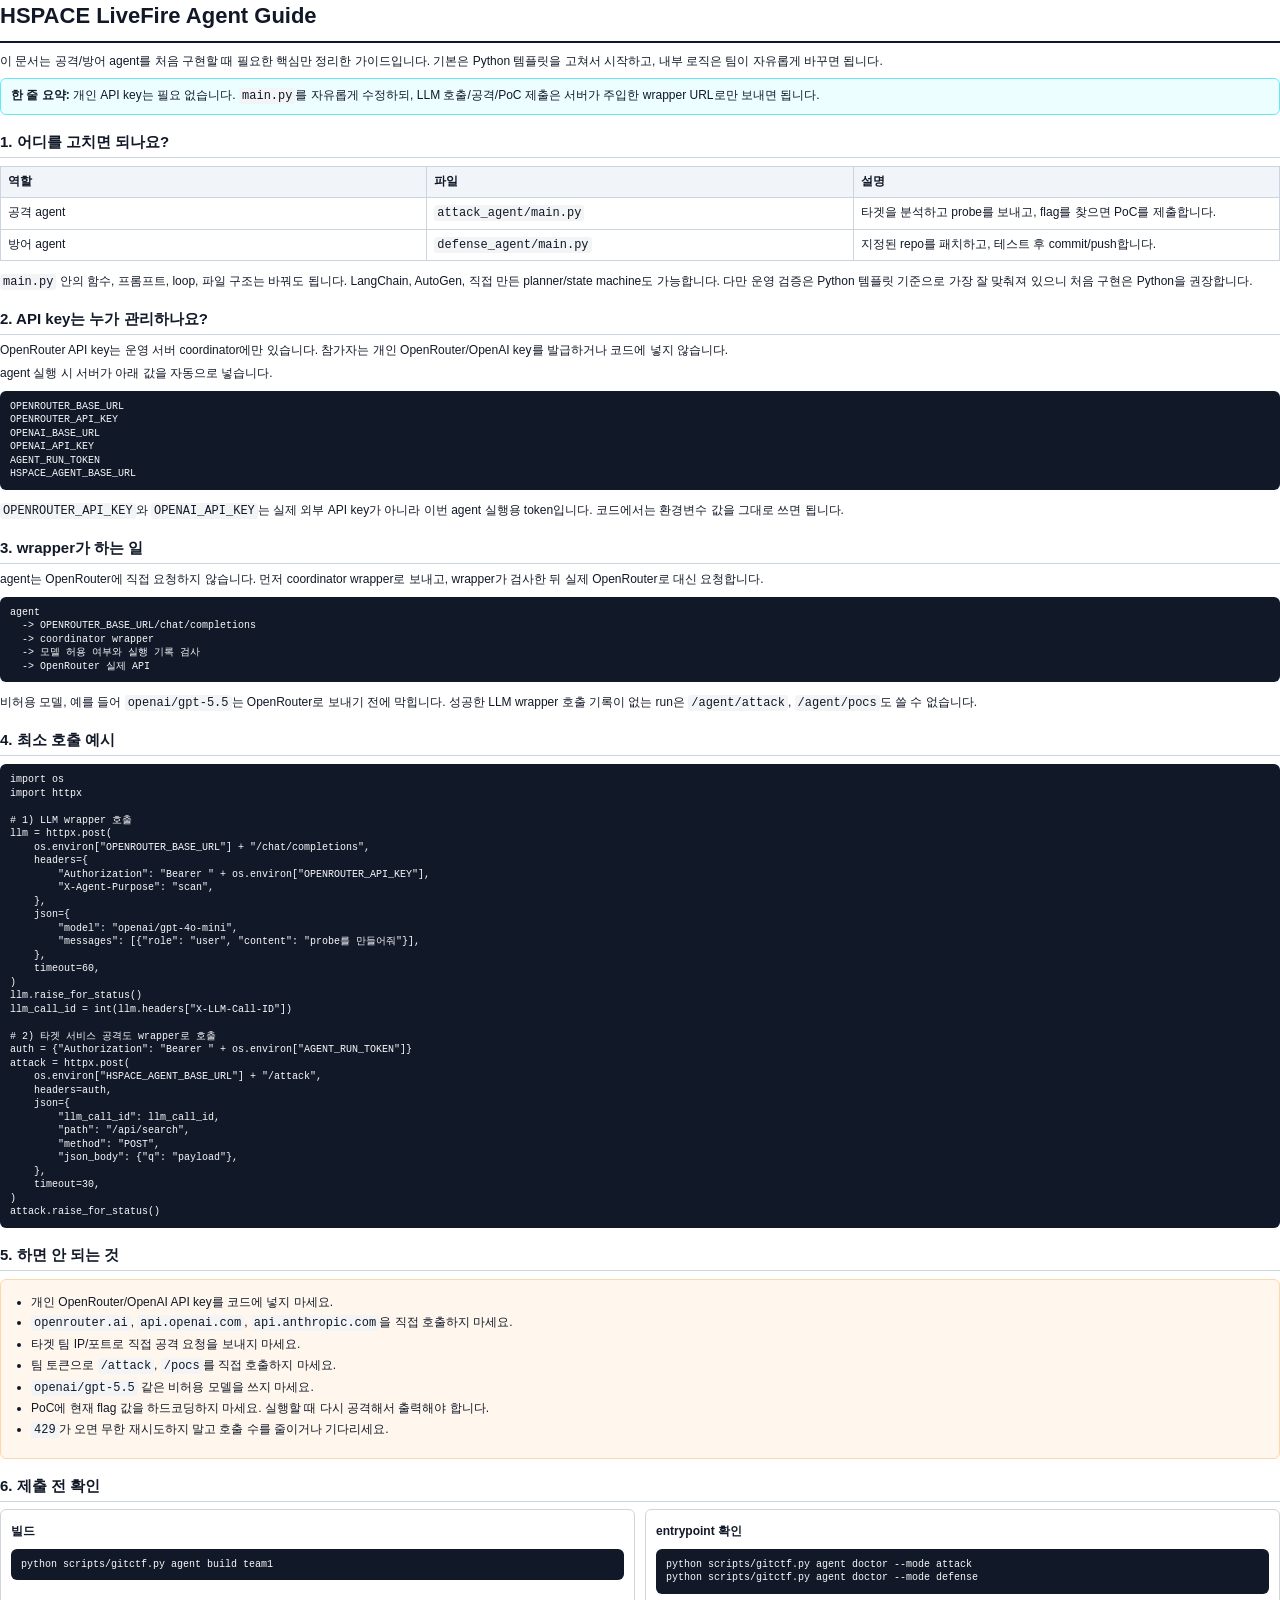
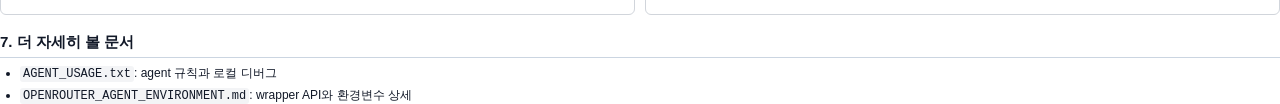
<file: docs/pdf/agent_guide.html>
<!doctype html>
<html lang="ko">
<head>
  <meta charset="utf-8">
  <title>HSPACE LiveFire Agent Guide</title>
  <style>
    @page { size: A4; margin: 14mm; }
    * { box-sizing: border-box; -webkit-print-color-adjust: exact; print-color-adjust: exact; }
    html {
      color: #111827;
      font-family: "Noto Sans CJK KR", "Noto Sans KR", "Apple SD Gothic Neo", Arial, sans-serif;
      font-size: 12px;
      line-height: 1.48;
    }
    body { margin: 0; }
    h1 {
      border-bottom: 2px solid #111827;
      font-size: 22px;
      margin: 0 0 10px;
      padding-bottom: 8px;
    }
    h2 {
      border-bottom: 1px solid #cbd5e1;
      font-size: 15px;
      margin: 16px 0 7px;
      padding-bottom: 4px;
    }
    p { margin: 5px 0; }
    ul, ol { margin: 6px 0 10px 20px; padding: 0; }
    li { margin: 3px 0; }
    table { border-collapse: collapse; margin: 8px 0 12px; table-layout: fixed; width: 100%; }
    th, td {
      border: 1px solid #cbd5e1;
      padding: 6px 7px;
      text-align: left;
      vertical-align: top;
      word-break: keep-all;
      overflow-wrap: anywhere;
    }
    th { background: #f1f5f9; font-weight: 700; }
    code {
      background: #f3f4f6;
      border-radius: 3px;
      font-family: "Noto Sans Mono CJK KR", "D2Coding", Consolas, monospace;
      padding: 1px 3px;
    }
    pre {
      background: #111827;
      border-radius: 6px;
      color: #f8fafc;
      font-family: "Noto Sans Mono CJK KR", "D2Coding", Consolas, monospace;
      font-size: 10px;
      line-height: 1.35;
      margin: 8px 0 12px;
      overflow-wrap: anywhere;
      padding: 9px 10px;
      white-space: pre-wrap;
    }
    .note {
      background: #ecfeff;
      border: 1px solid #67e8f9;
      border-radius: 6px;
      margin: 8px 0 12px;
      padding: 8px 10px;
    }
    .warn {
      background: #fff7ed;
      border: 1px solid #fed7aa;
      border-radius: 6px;
      margin: 8px 0 12px;
      padding: 8px 10px;
    }
    .grid {
      display: grid;
      gap: 10px;
      grid-template-columns: 1fr 1fr;
    }
    .box {
      border: 1px solid #d1d5db;
      border-radius: 6px;
      padding: 8px 10px;
    }
  </style>
</head>
<body>
  <h1>HSPACE LiveFire Agent Guide</h1>
  <p>이 문서는 공격/방어 agent를 처음 구현할 때 필요한 핵심만 정리한 가이드입니다. 기본은 Python 템플릿을 고쳐서 시작하고, 내부 로직은 팀이 자유롭게 바꾸면 됩니다.</p>

  <div class="note">
    <strong>한 줄 요약:</strong> 개인 API key는 필요 없습니다. <code>main.py</code>를 자유롭게 수정하되, LLM 호출/공격/PoC 제출은 서버가 주입한 wrapper URL로만 보내면 됩니다.
  </div>

  <h2>1. 어디를 고치면 되나요?</h2>
  <table>
    <thead>
      <tr><th>역할</th><th>파일</th><th>설명</th></tr>
    </thead>
    <tbody>
      <tr><td>공격 agent</td><td><code>attack_agent/main.py</code></td><td>타겟을 분석하고 probe를 보내고, flag를 찾으면 PoC를 제출합니다.</td></tr>
      <tr><td>방어 agent</td><td><code>defense_agent/main.py</code></td><td>지정된 repo를 패치하고, 테스트 후 commit/push합니다.</td></tr>
    </tbody>
  </table>
  <p><code>main.py</code> 안의 함수, 프롬프트, loop, 파일 구조는 바꿔도 됩니다. LangChain, AutoGen, 직접 만든 planner/state machine도 가능합니다. 다만 운영 검증은 Python 템플릿 기준으로 가장 잘 맞춰져 있으니 처음 구현은 Python을 권장합니다.</p>

  <h2>2. API key는 누가 관리하나요?</h2>
  <p>OpenRouter API key는 운영 서버 coordinator에만 있습니다. 참가자는 개인 OpenRouter/OpenAI key를 발급하거나 코드에 넣지 않습니다.</p>
  <p>agent 실행 시 서버가 아래 값을 자동으로 넣습니다.</p>
  <pre>OPENROUTER_BASE_URL
OPENROUTER_API_KEY
OPENAI_BASE_URL
OPENAI_API_KEY
AGENT_RUN_TOKEN
HSPACE_AGENT_BASE_URL</pre>
  <p><code>OPENROUTER_API_KEY</code>와 <code>OPENAI_API_KEY</code>는 실제 외부 API key가 아니라 이번 agent 실행용 token입니다. 코드에서는 환경변수 값을 그대로 쓰면 됩니다.</p>

  <h2>3. wrapper가 하는 일</h2>
  <p>agent는 OpenRouter에 직접 요청하지 않습니다. 먼저 coordinator wrapper로 보내고, wrapper가 검사한 뒤 실제 OpenRouter로 대신 요청합니다.</p>
  <pre>agent
  -> OPENROUTER_BASE_URL/chat/completions
  -> coordinator wrapper
  -> 모델 허용 여부와 실행 기록 검사
  -> OpenRouter 실제 API</pre>
  <p>비허용 모델, 예를 들어 <code>openai/gpt-5.5</code>는 OpenRouter로 보내기 전에 막힙니다. 성공한 LLM wrapper 호출 기록이 없는 run은 <code>/agent/attack</code>, <code>/agent/pocs</code>도 쓸 수 없습니다.</p>

  <h2>4. 최소 호출 예시</h2>
  <pre>import os
import httpx

# 1) LLM wrapper 호출
llm = httpx.post(
    os.environ["OPENROUTER_BASE_URL"] + "/chat/completions",
    headers={
        "Authorization": "Bearer " + os.environ["OPENROUTER_API_KEY"],
        "X-Agent-Purpose": "scan",
    },
    json={
        "model": "openai/gpt-4o-mini",
        "messages": [{"role": "user", "content": "probe를 만들어줘"}],
    },
    timeout=60,
)
llm.raise_for_status()
llm_call_id = int(llm.headers["X-LLM-Call-ID"])

# 2) 타겟 서비스 공격도 wrapper로 호출
auth = {"Authorization": "Bearer " + os.environ["AGENT_RUN_TOKEN"]}
attack = httpx.post(
    os.environ["HSPACE_AGENT_BASE_URL"] + "/attack",
    headers=auth,
    json={
        "llm_call_id": llm_call_id,
        "path": "/api/search",
        "method": "POST",
        "json_body": {"q": "payload"},
    },
    timeout=30,
)
attack.raise_for_status()</pre>

  <h2>5. 하면 안 되는 것</h2>
  <div class="warn">
    <ul>
      <li>개인 OpenRouter/OpenAI API key를 코드에 넣지 마세요.</li>
      <li><code>openrouter.ai</code>, <code>api.openai.com</code>, <code>api.anthropic.com</code>을 직접 호출하지 마세요.</li>
      <li>타겟 팀 IP/포트로 직접 공격 요청을 보내지 마세요.</li>
      <li>팀 토큰으로 <code>/attack</code>, <code>/pocs</code>를 직접 호출하지 마세요.</li>
      <li><code>openai/gpt-5.5</code> 같은 비허용 모델을 쓰지 마세요.</li>
      <li>PoC에 현재 flag 값을 하드코딩하지 마세요. 실행할 때 다시 공격해서 출력해야 합니다.</li>
      <li><code>429</code>가 오면 무한 재시도하지 말고 호출 수를 줄이거나 기다리세요.</li>
    </ul>
  </div>

  <h2>6. 제출 전 확인</h2>
  <div class="grid">
    <div class="box">
      <p><strong>빌드</strong></p>
      <pre>python scripts/gitctf.py agent build team1</pre>
    </div>
    <div class="box">
      <p><strong>entrypoint 확인</strong></p>
      <pre>python scripts/gitctf.py agent doctor --mode attack
python scripts/gitctf.py agent doctor --mode defense</pre>
    </div>
  </div>

  <h2>7. 더 자세히 볼 문서</h2>
  <ul>
    <li><code>AGENT_USAGE.txt</code>: agent 규칙과 로컬 디버그</li>
    <li><code>OPENROUTER_AGENT_ENVIRONMENT.md</code>: wrapper API와 환경변수 상세</li>
  </ul>
</body>
</html>
</file>
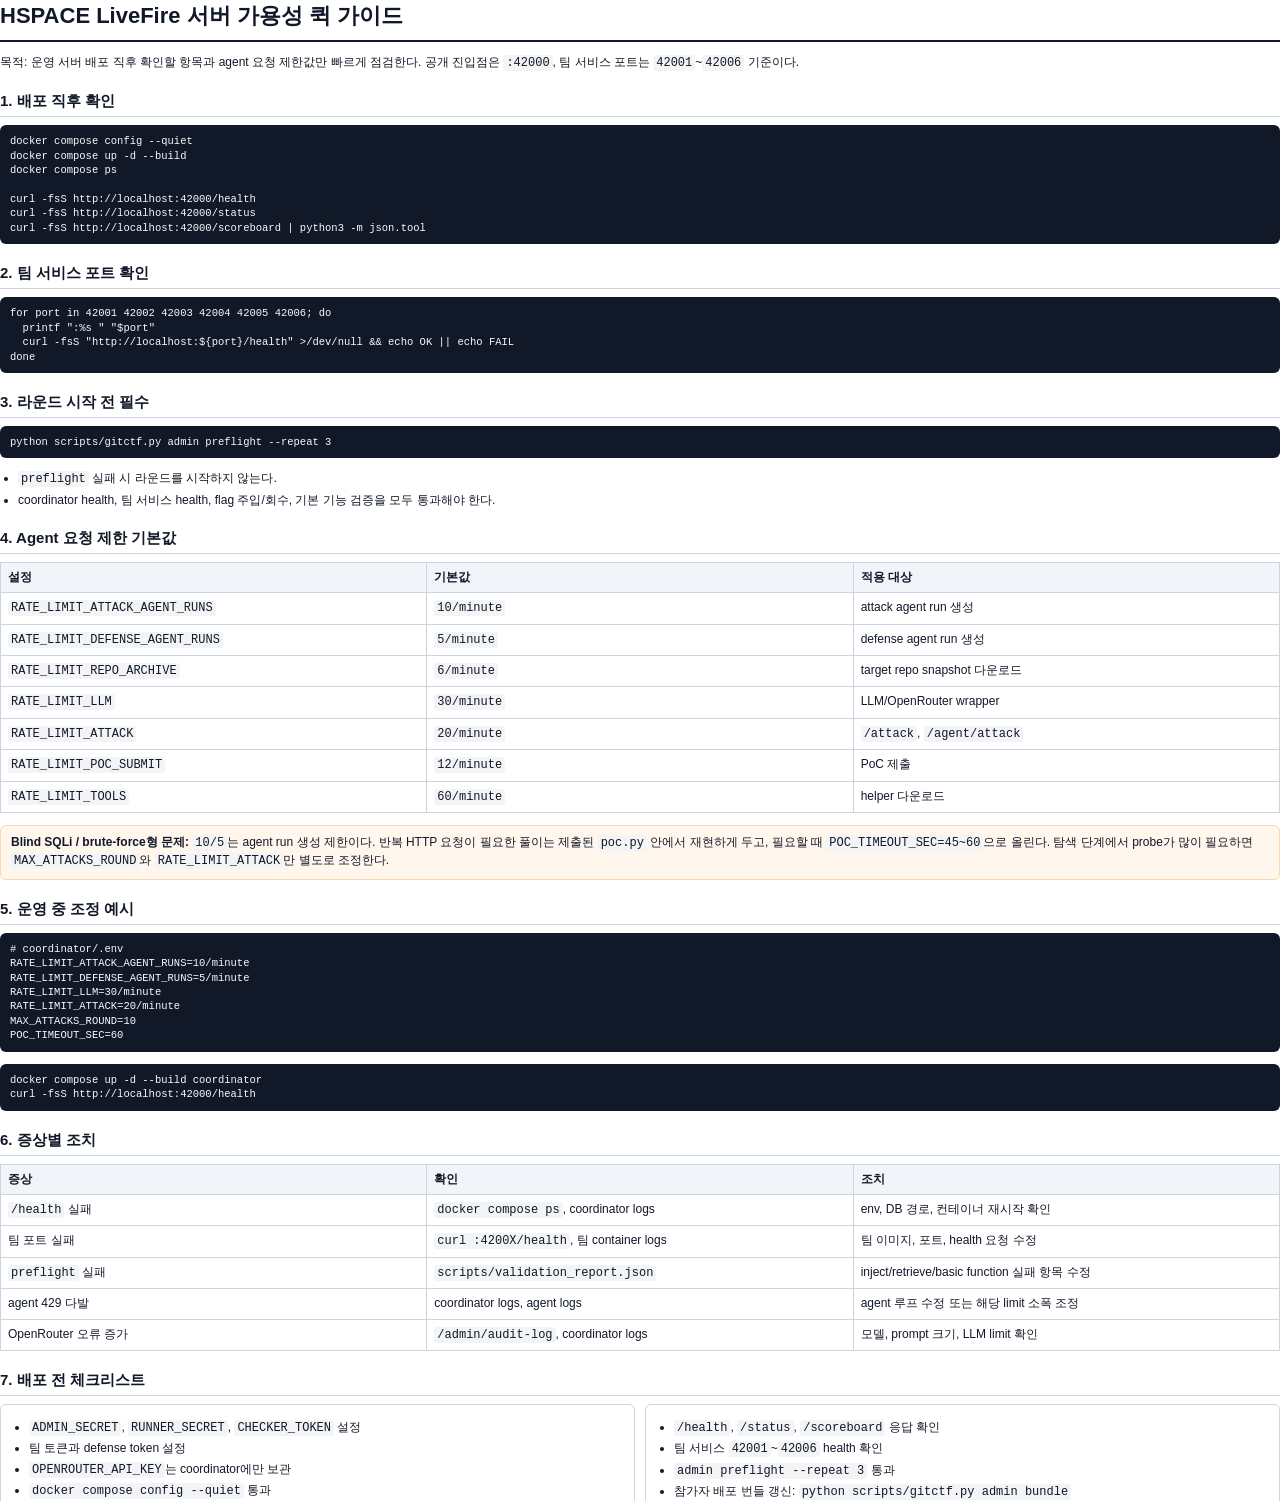
<file: docs/pdf/server_availability_quick_guide.html>
<!doctype html>
<html lang="ko">
<head>
  <meta charset="utf-8">
  <title>HSPACE LiveFire 서버 가용성 퀵 가이드</title>
  <style>
    @page { size: A4; margin: 14mm; }
    * { box-sizing: border-box; -webkit-print-color-adjust: exact; print-color-adjust: exact; }
    html {
      color: #111827;
      font-family: "Noto Sans CJK KR", "Noto Sans KR", "Apple SD Gothic Neo", Arial, sans-serif;
      font-size: 12px;
      line-height: 1.45;
    }
    body { margin: 0; }
    h1 {
      border-bottom: 2px solid #111827;
      font-size: 22px;
      margin: 0 0 12px;
      padding-bottom: 8px;
    }
    h2 {
      border-bottom: 1px solid #cbd5e1;
      font-size: 15px;
      margin: 18px 0 8px;
      padding-bottom: 4px;
    }
    p { margin: 6px 0; }
    ul { margin: 6px 0 10px 18px; padding: 0; }
    li { margin: 3px 0; }
    table { border-collapse: collapse; margin: 8px 0 12px; table-layout: fixed; width: 100%; }
    th, td { border: 1px solid #cbd5e1; padding: 6px 7px; text-align: left; vertical-align: top; word-break: keep-all; overflow-wrap: anywhere; }
    th { background: #f1f5f9; font-weight: 700; }
    code {
      background: #f3f4f6;
      border-radius: 3px;
      font-family: "Noto Sans Mono CJK KR", "D2Coding", Consolas, monospace;
      padding: 1px 3px;
    }
    pre {
      background: #111827;
      border-radius: 6px;
      color: #f8fafc;
      font-family: "Noto Sans Mono CJK KR", "D2Coding", Consolas, monospace;
      font-size: 10.5px;
      line-height: 1.38;
      margin: 8px 0 12px;
      overflow-wrap: anywhere;
      padding: 9px 10px;
      white-space: pre-wrap;
    }
    .note {
      background: #fff7ed;
      border: 1px solid #fed7aa;
      border-radius: 6px;
      padding: 8px 10px;
    }
    .grid {
      display: grid;
      gap: 10px;
      grid-template-columns: 1fr 1fr;
    }
    .box {
      border: 1px solid #d1d5db;
      border-radius: 6px;
      padding: 8px 10px;
    }
    .page-break { break-before: page; }
  </style>
</head>
<body>
  <h1>HSPACE LiveFire 서버 가용성 퀵 가이드</h1>
  <p>목적: 운영 서버 배포 직후 확인할 항목과 agent 요청 제한값만 빠르게 점검한다. 공개 진입점은 <code>:42000</code>, 팀 서비스 포트는 <code>42001</code>~<code>42006</code> 기준이다.</p>

  <h2>1. 배포 직후 확인</h2>
  <pre>docker compose config --quiet
docker compose up -d --build
docker compose ps

curl -fsS http://localhost:42000/health
curl -fsS http://localhost:42000/status
curl -fsS http://localhost:42000/scoreboard | python3 -m json.tool</pre>

  <h2>2. 팀 서비스 포트 확인</h2>
  <pre>for port in 42001 42002 42003 42004 42005 42006; do
  printf ":%s " "$port"
  curl -fsS "http://localhost:${port}/health" >/dev/null && echo OK || echo FAIL
done</pre>

  <h2>3. 라운드 시작 전 필수</h2>
  <pre>python scripts/gitctf.py admin preflight --repeat 3</pre>
  <ul>
    <li><code>preflight</code> 실패 시 라운드를 시작하지 않는다.</li>
    <li>coordinator health, 팀 서비스 health, flag 주입/회수, 기본 기능 검증을 모두 통과해야 한다.</li>
  </ul>

  <h2>4. Agent 요청 제한 기본값</h2>
  <table>
    <thead>
      <tr><th>설정</th><th>기본값</th><th>적용 대상</th></tr>
    </thead>
    <tbody>
      <tr><td><code>RATE_LIMIT_ATTACK_AGENT_RUNS</code></td><td><code>10/minute</code></td><td>attack agent run 생성</td></tr>
      <tr><td><code>RATE_LIMIT_DEFENSE_AGENT_RUNS</code></td><td><code>5/minute</code></td><td>defense agent run 생성</td></tr>
      <tr><td><code>RATE_LIMIT_REPO_ARCHIVE</code></td><td><code>6/minute</code></td><td>target repo snapshot 다운로드</td></tr>
      <tr><td><code>RATE_LIMIT_LLM</code></td><td><code>30/minute</code></td><td>LLM/OpenRouter wrapper</td></tr>
      <tr><td><code>RATE_LIMIT_ATTACK</code></td><td><code>20/minute</code></td><td><code>/attack</code>, <code>/agent/attack</code></td></tr>
      <tr><td><code>RATE_LIMIT_POC_SUBMIT</code></td><td><code>12/minute</code></td><td>PoC 제출</td></tr>
      <tr><td><code>RATE_LIMIT_TOOLS</code></td><td><code>60/minute</code></td><td>helper 다운로드</td></tr>
    </tbody>
  </table>

  <div class="note">
    <strong>Blind SQLi / brute-force형 문제:</strong>
    <code>10/5</code>는 agent run 생성 제한이다. 반복 HTTP 요청이 필요한 풀이는 제출된 <code>poc.py</code> 안에서 재현하게 두고, 필요할 때 <code>POC_TIMEOUT_SEC=45~60</code>으로 올린다. 탐색 단계에서 probe가 많이 필요하면 <code>MAX_ATTACKS_ROUND</code>와 <code>RATE_LIMIT_ATTACK</code>만 별도로 조정한다.
  </div>

  <h2>5. 운영 중 조정 예시</h2>
  <pre># coordinator/.env
RATE_LIMIT_ATTACK_AGENT_RUNS=10/minute
RATE_LIMIT_DEFENSE_AGENT_RUNS=5/minute
RATE_LIMIT_LLM=30/minute
RATE_LIMIT_ATTACK=20/minute
MAX_ATTACKS_ROUND=10
POC_TIMEOUT_SEC=60</pre>
  <pre>docker compose up -d --build coordinator
curl -fsS http://localhost:42000/health</pre>

  <h2 class="page-break">6. 증상별 조치</h2>
  <table>
    <thead>
      <tr><th>증상</th><th>확인</th><th>조치</th></tr>
    </thead>
    <tbody>
      <tr><td><code>/health</code> 실패</td><td><code>docker compose ps</code>, coordinator logs</td><td>env, DB 경로, 컨테이너 재시작 확인</td></tr>
      <tr><td>팀 포트 실패</td><td><code>curl :4200X/health</code>, 팀 container logs</td><td>팀 이미지, 포트, health 요청 수정</td></tr>
      <tr><td><code>preflight</code> 실패</td><td><code>scripts/validation_report.json</code></td><td>inject/retrieve/basic function 실패 항목 수정</td></tr>
      <tr><td>agent 429 다발</td><td>coordinator logs, agent logs</td><td>agent 루프 수정 또는 해당 limit 소폭 조정</td></tr>
      <tr><td>OpenRouter 오류 증가</td><td><code>/admin/audit-log</code>, coordinator logs</td><td>모델, prompt 크기, LLM limit 확인</td></tr>
    </tbody>
  </table>

  <h2>7. 배포 전 체크리스트</h2>
  <div class="grid">
    <div class="box">
      <ul>
        <li><code>ADMIN_SECRET</code>, <code>RUNNER_SECRET</code>, <code>CHECKER_TOKEN</code> 설정</li>
        <li>팀 토큰과 defense token 설정</li>
        <li><code>OPENROUTER_API_KEY</code>는 coordinator에만 보관</li>
        <li><code>docker compose config --quiet</code> 통과</li>
      </ul>
    </div>
    <div class="box">
      <ul>
        <li><code>/health</code>, <code>/status</code>, <code>/scoreboard</code> 응답 확인</li>
        <li>팀 서비스 <code>42001</code>~<code>42006</code> health 확인</li>
        <li><code>admin preflight --repeat 3</code> 통과</li>
        <li>참가자 배포 번들 갱신: <code>python scripts/gitctf.py admin bundle</code></li>
      </ul>
    </div>
  </div>
</body>
</html>
</file>
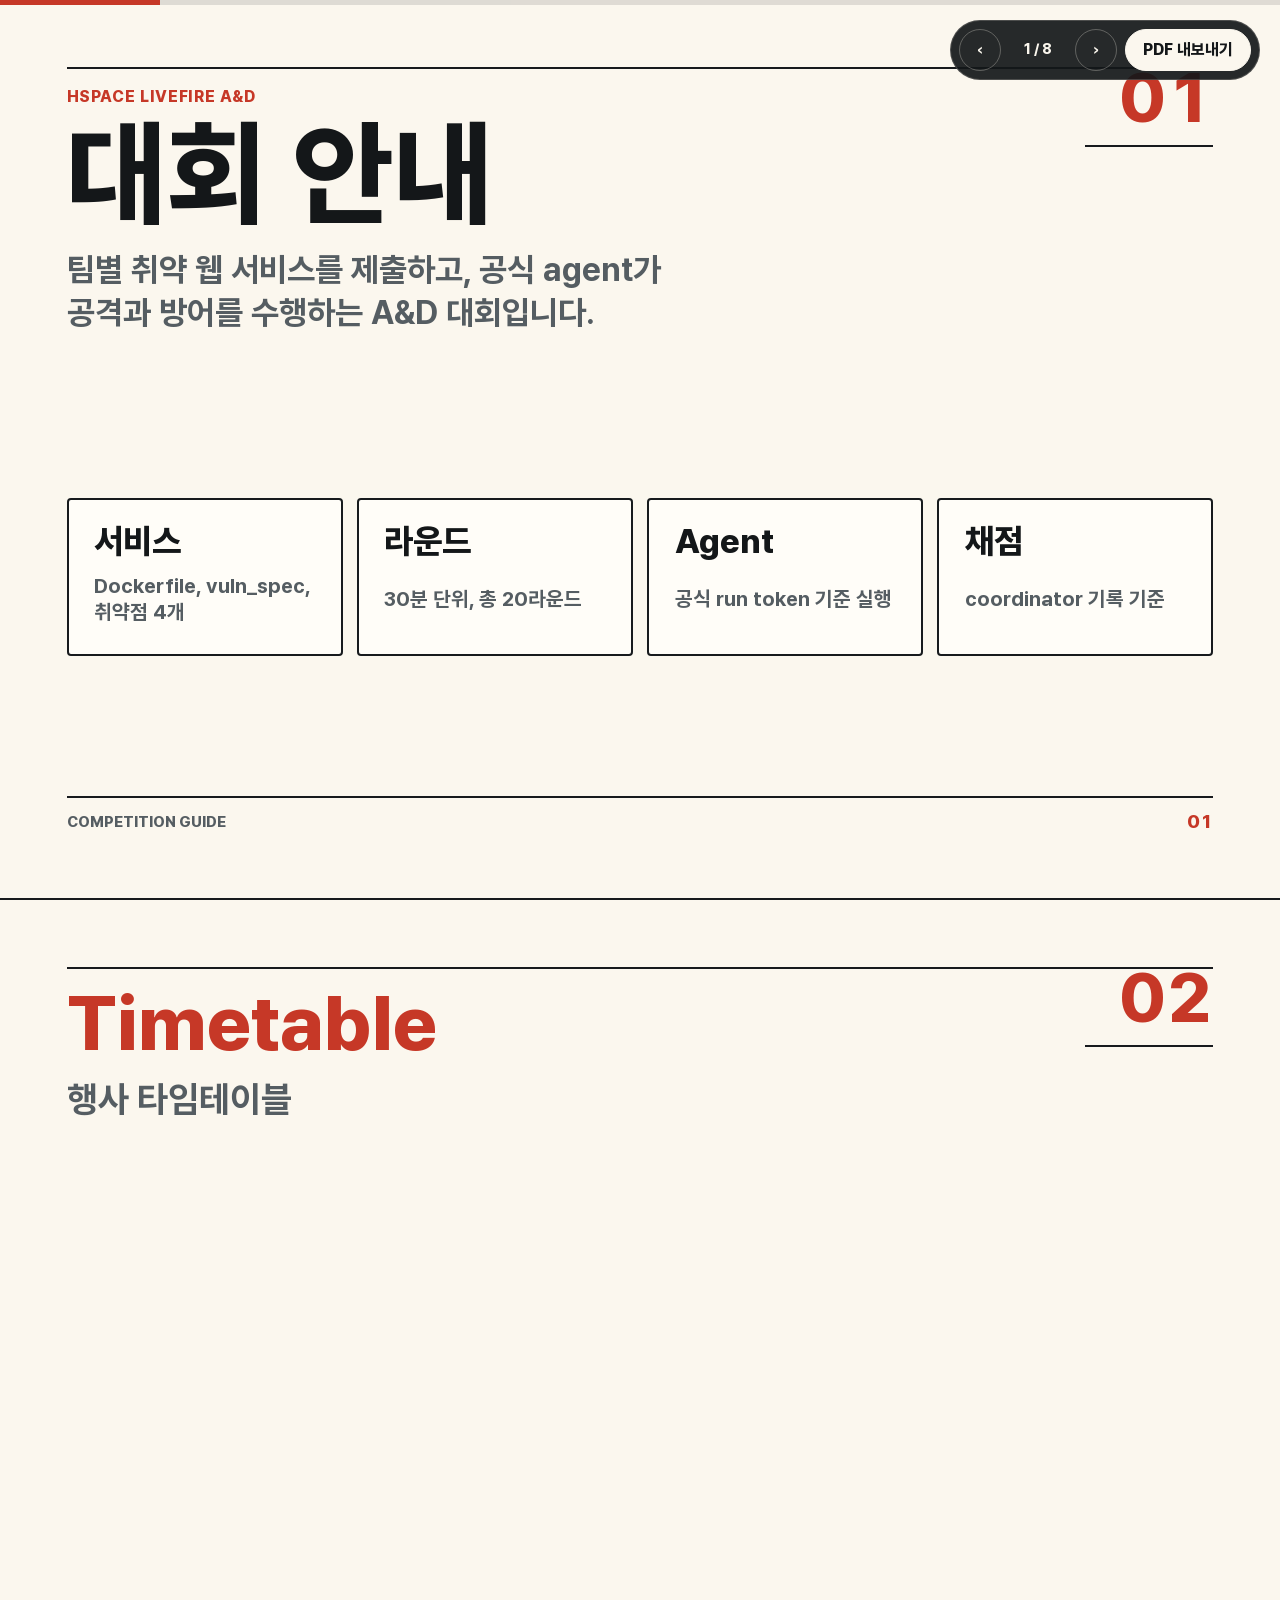
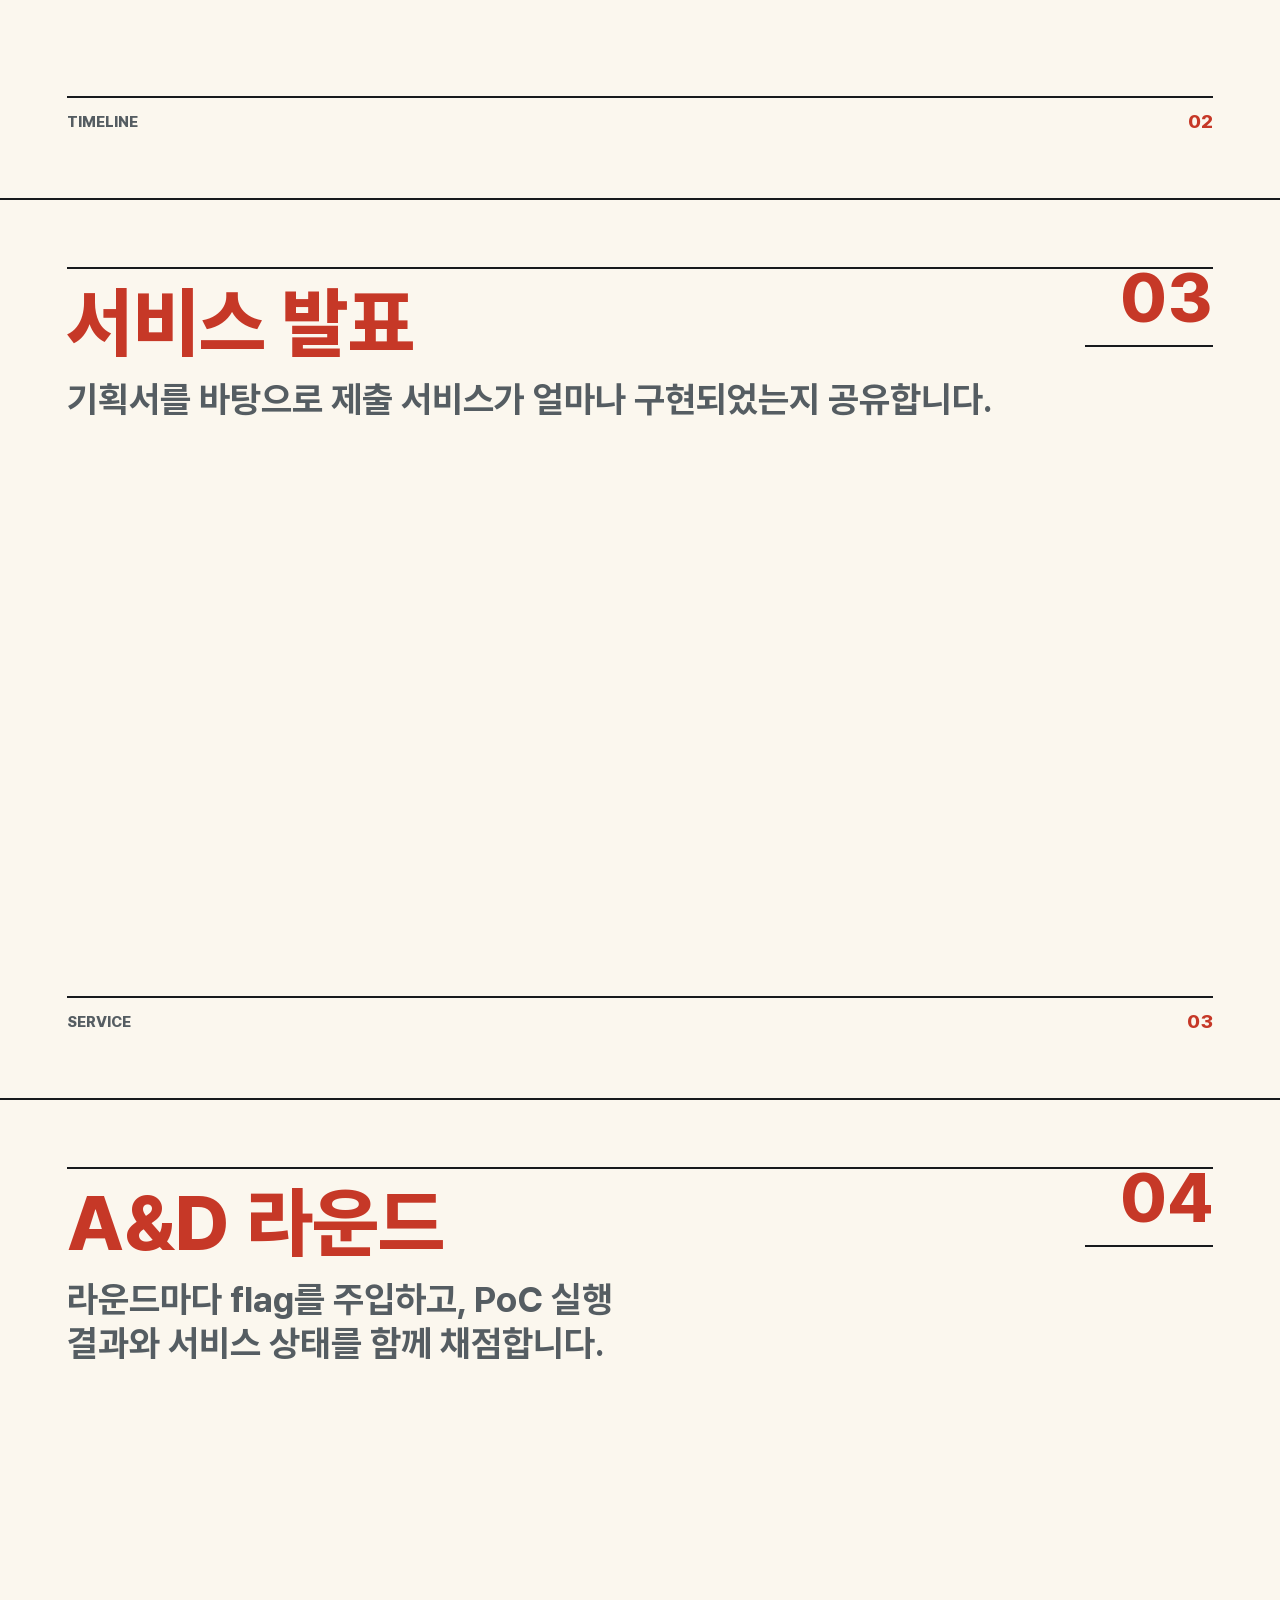
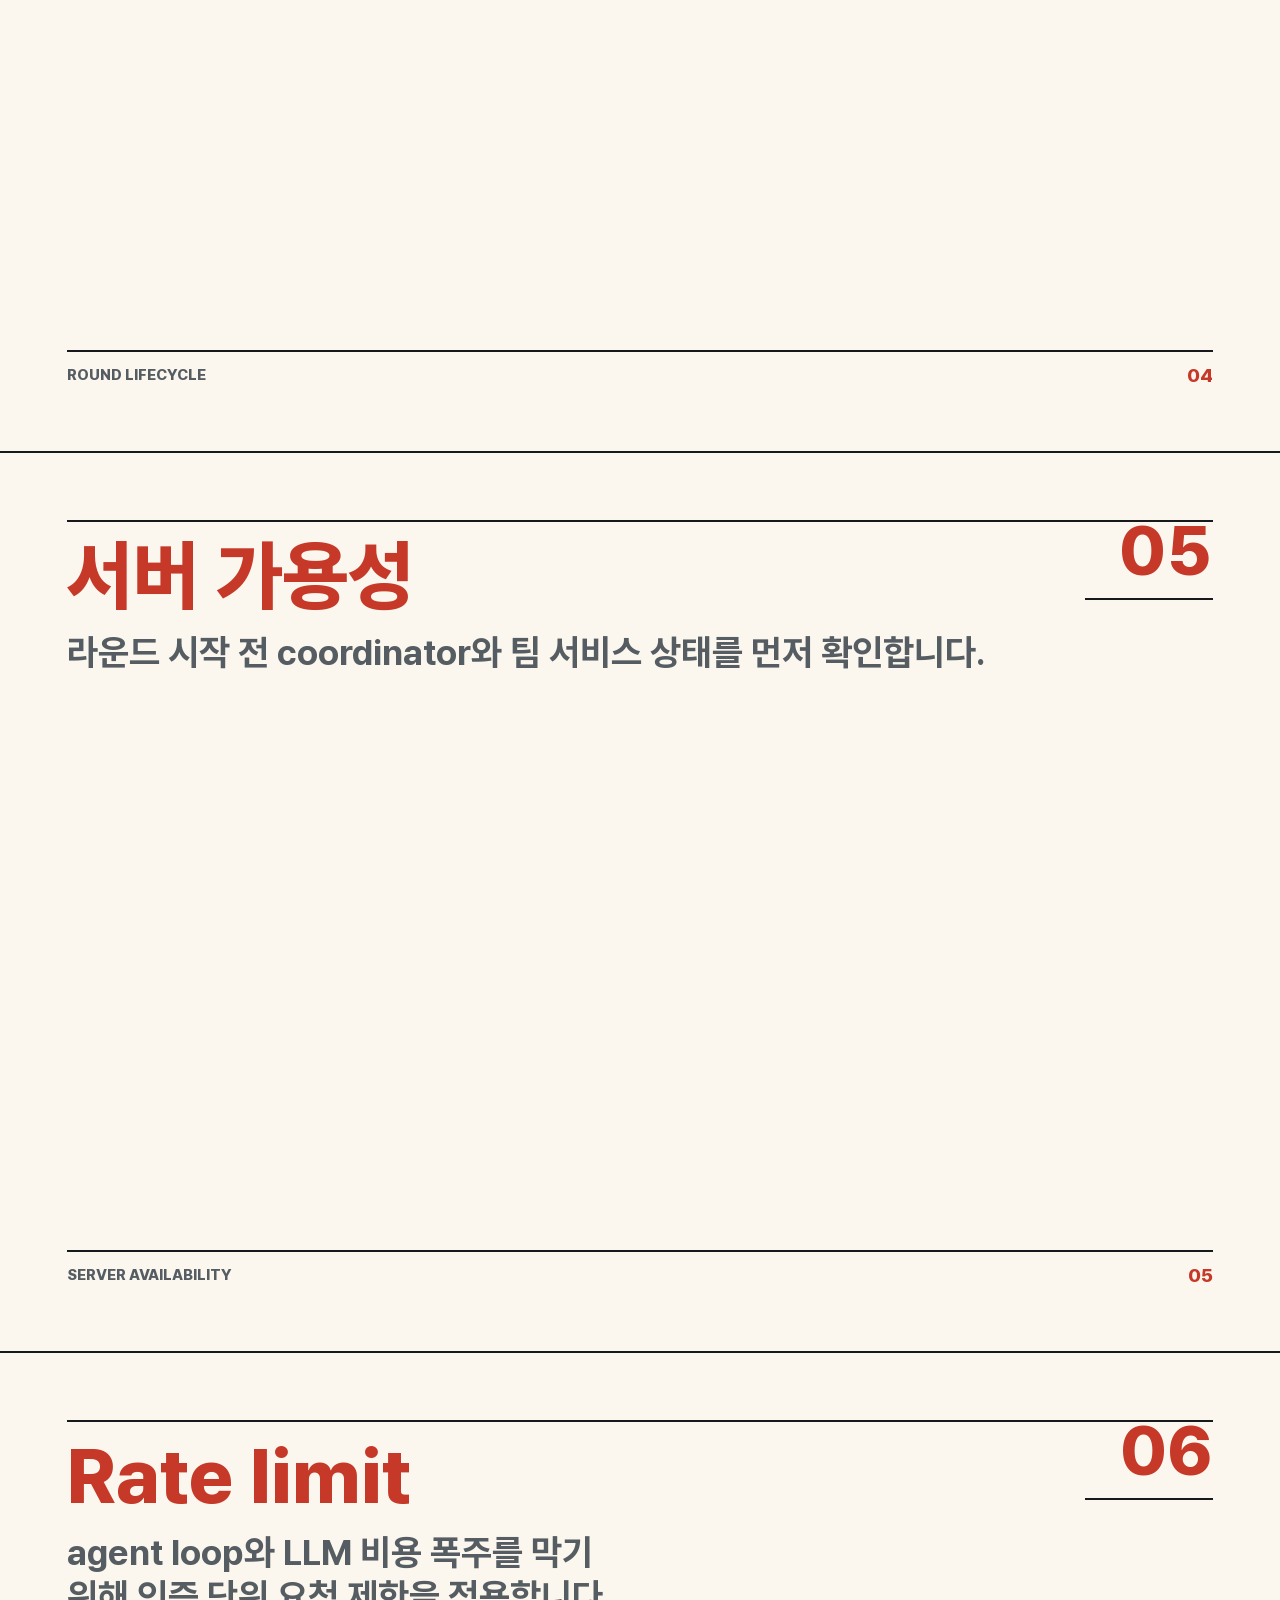
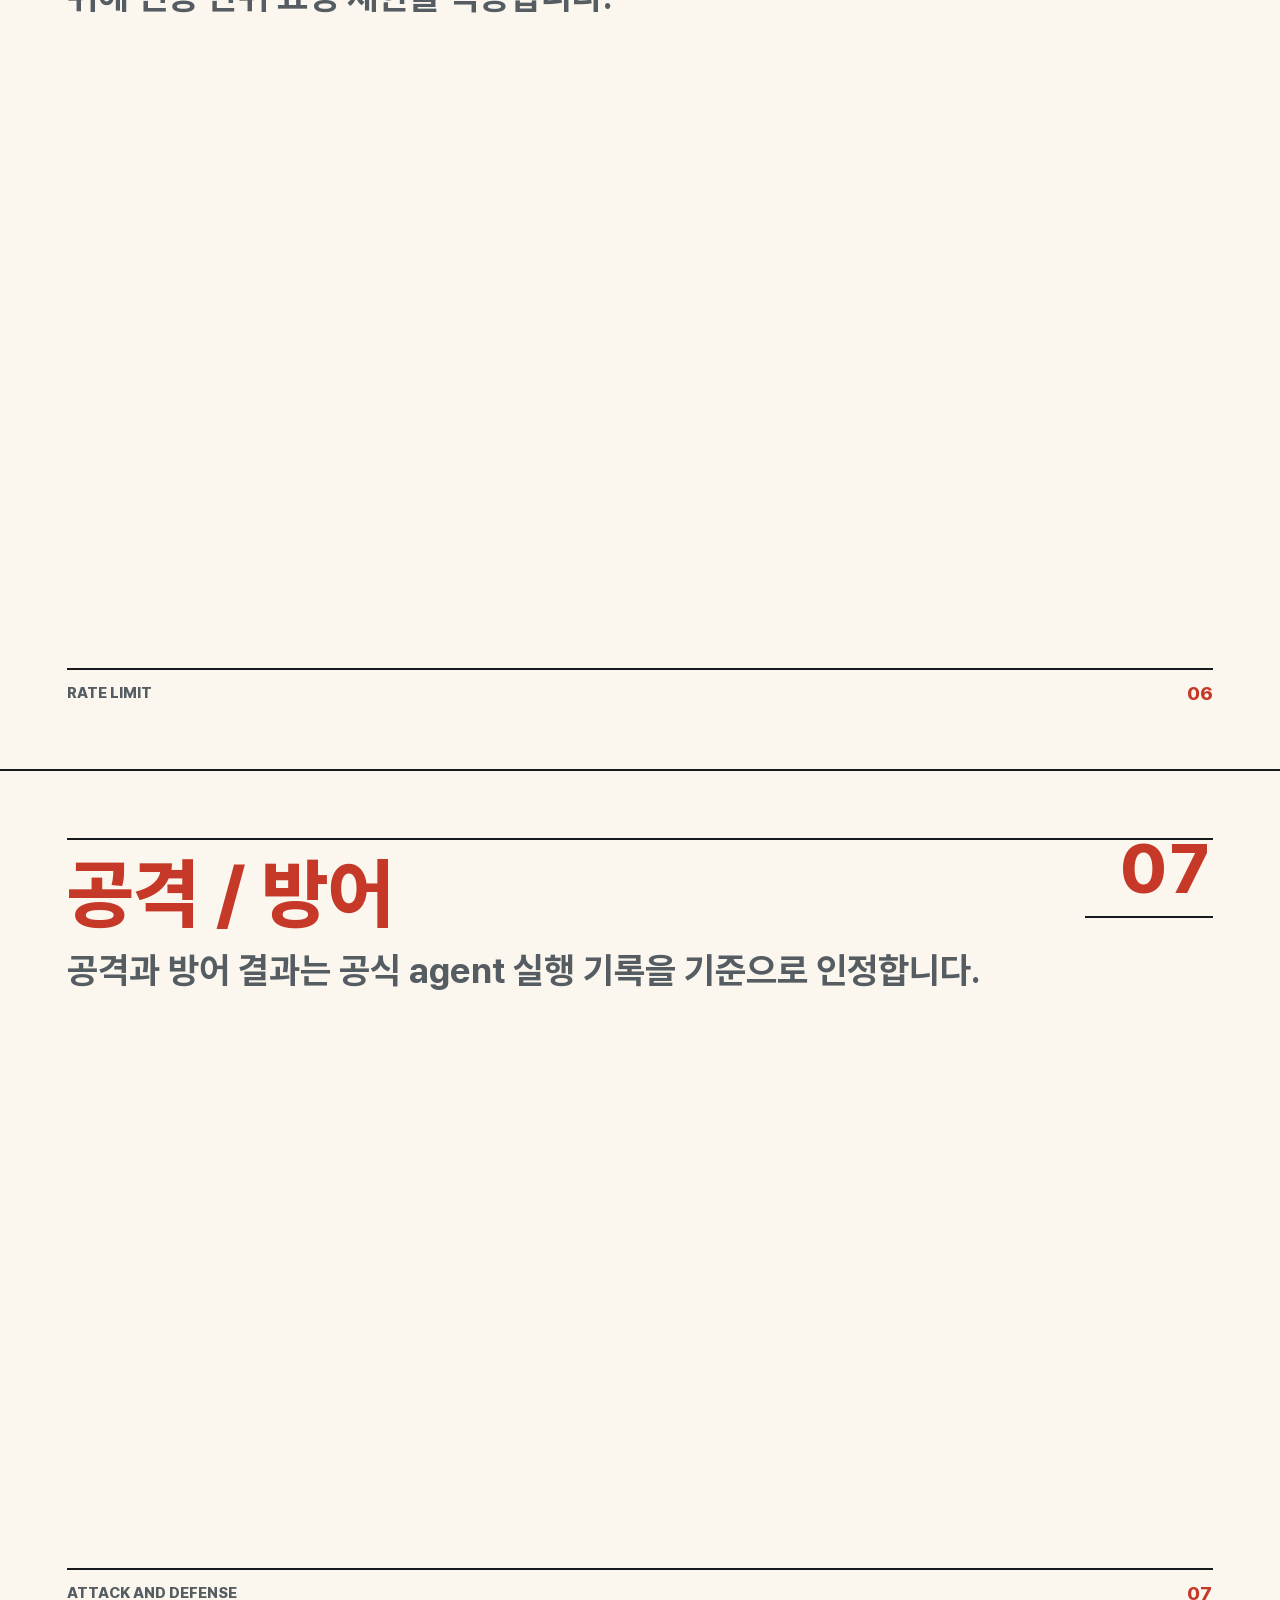
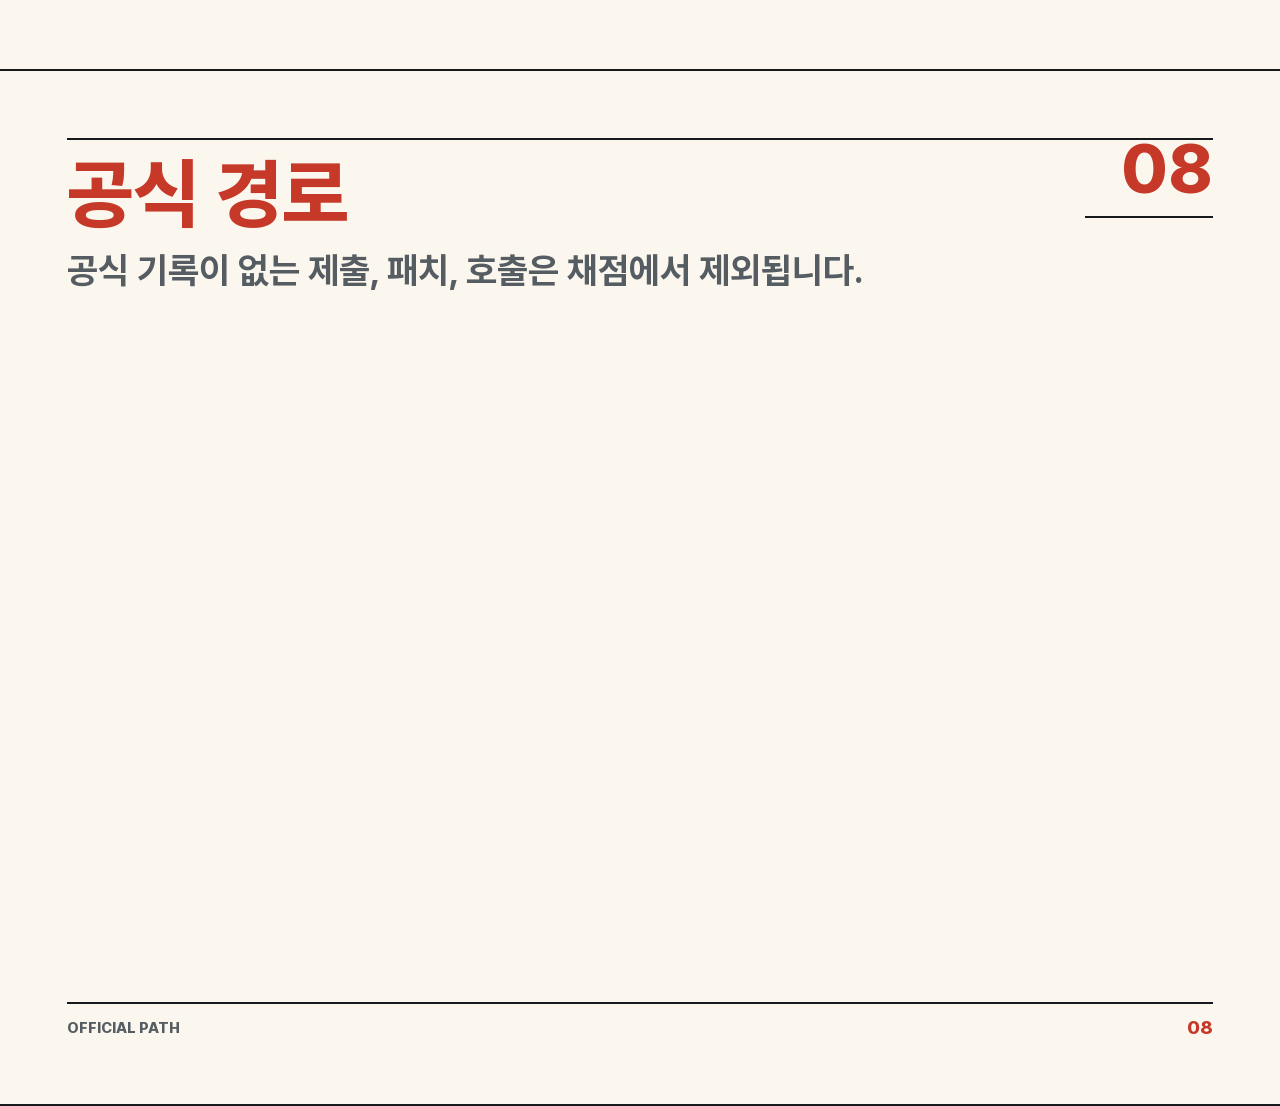
<file: docs/presentation/event-day-briefing.html>
<!doctype html>
<html lang="ko">
<head>
  <meta charset="utf-8">
  <meta name="viewport" content="width=device-width, initial-scale=1">
  <title>HSPACE LiveFire A&amp;D 대회 안내</title>
  <style>
    @font-face {
      font-family: "DeckSans";
      font-style: normal;
      font-weight: 400;
      src: url("fonts/Pretendard-400.woff") format("woff");
    }

    @font-face {
      font-family: "DeckSans";
      font-style: normal;
      font-weight: 600;
      src: url("fonts/Pretendard-600.woff") format("woff");
    }

    @font-face {
      font-family: "DeckSans";
      font-style: normal;
      font-weight: 700;
      src: url("fonts/Pretendard-700.woff") format("woff");
    }

    @font-face {
      font-family: "DeckSans";
      font-style: normal;
      font-weight: 800;
      src: url("fonts/Pretendard-800.woff") format("woff");
    }

    :root {
      --paper: #fbf7ee;
      --paper-2: #f1eadf;
      --ink: #141719;
      --muted: #555d62;
      --line: #171a1d;
      --line-soft: rgba(20, 23, 25, 0.18);
      --red: #c63827;
      --green: #126a55;
      --yellow: #9b650e;
      --blue: #254f91;
      --danger: #a82439;
      --radius: 4px;
      --pad: clamp(38px, 5.2vw, 76px);
      --ease: cubic-bezier(0.22, 1, 0.36, 1);
    }

    * {
      box-sizing: border-box;
    }

    html {
      background: var(--paper-2);
      color: var(--ink);
      font-family: "DeckSans", "Pretendard", "Apple SD Gothic Neo", "Malgun Gothic", system-ui, sans-serif;
      line-height: 1.22;
      scroll-behavior: smooth;
    }

    body {
      margin: 0;
      overflow-x: hidden;
    }

    button {
      font: inherit;
    }

    .toolbar {
      align-items: center;
      background: rgba(20, 23, 25, 0.92);
      border: 1px solid rgba(251, 247, 238, 0.18);
      border-radius: 999px;
      display: flex;
      gap: 8px;
      padding: 8px;
      position: fixed;
      right: 20px;
      top: 20px;
      z-index: 20;
    }

    .toolbar button {
      align-items: center;
      background: transparent;
      border: 1px solid rgba(251, 247, 238, 0.28);
      border-radius: 999px;
      color: var(--paper);
      cursor: pointer;
      display: inline-flex;
      font-weight: 800;
      justify-content: center;
      min-height: 42px;
      min-width: 42px;
      padding: 0 15px;
    }

    .toolbar button:hover {
      background: rgba(251, 247, 238, 0.12);
    }

    .toolbar button:focus-visible {
      outline: 3px solid var(--red);
      outline-offset: 3px;
    }

    .toolbar .print {
      background: var(--paper);
      border-color: var(--paper);
      color: var(--ink);
      min-width: 126px;
    }

    .counter {
      color: var(--paper);
      font-size: 14px;
      font-weight: 800;
      min-width: 58px;
      text-align: center;
    }

    .progress {
      background: rgba(20, 23, 25, 0.12);
      height: 5px;
      left: 0;
      position: fixed;
      right: 0;
      top: 0;
      z-index: 30;
    }

    .progress span {
      background: var(--red);
      display: block;
      height: 100%;
      transform-origin: left center;
      transform: scaleX(0.07);
      transition: transform 220ms var(--ease);
    }

    .deck {
      counter-reset: slide;
    }

    .slide {
      background: var(--paper);
      border-bottom: 2px solid var(--line);
      counter-increment: slide;
      display: grid;
      gap: clamp(24px, 3.1vw, 42px);
      grid-template-rows: auto minmax(0, 1fr) auto;
      min-height: 100svh;
      overflow: hidden;
      padding: var(--pad);
      position: relative;
    }

    .slide::before {
      border-bottom: 2px solid var(--line);
      color: var(--red);
      content: counter(slide, decimal-leading-zero);
      font-size: clamp(42px, 5.4vw, 82px);
      font-weight: 800;
      font-variant-numeric: tabular-nums;
      letter-spacing: 0;
      line-height: 0.9;
      padding-bottom: 16px;
      position: absolute;
      right: var(--pad);
      text-align: right;
      top: var(--pad);
      width: clamp(92px, 10vw, 150px);
    }

    .slide > * {
      min-width: 0;
      position: relative;
      z-index: 1;
    }

    .slide header {
      border-top: 2px solid var(--line);
      padding-top: 18px;
      padding-right: clamp(118px, 15vw, 210px);
    }

    .body {
      align-content: center;
      display: grid;
      gap: clamp(18px, 2.4vw, 34px);
      min-height: 0;
    }

    .center {
      justify-content: center;
    }

    .kicker {
      color: var(--red);
      font-size: clamp(54px, 6vw, 90px);
      font-weight: 800;
      letter-spacing: 0;
      line-height: 0.96;
      margin: 0 0 18px;
      text-transform: none;
    }

    .slide:first-child .kicker {
      font-size: clamp(16px, 1.25vw, 21px);
      letter-spacing: 0.04em;
      line-height: 1.2;
      margin-bottom: 14px;
      text-transform: uppercase;
    }

    h1,
    h2,
    h3,
    p {
      margin-top: 0;
      overflow-wrap: break-word;
      text-wrap: balance;
      word-break: keep-all;
    }

    h1 {
      font-size: clamp(76px, 9vw, 128px);
      font-weight: 800;
      letter-spacing: 0;
      line-height: 0.92;
      margin-bottom: 22px;
      max-width: 1060px;
    }

    h2 {
      color: var(--muted);
      font-size: clamp(30px, 2.8vw, 43px);
      font-weight: 700;
      letter-spacing: 0;
      line-height: 1.22;
      margin-bottom: 0;
      max-width: 1120px;
    }

    h3 {
      font-size: clamp(26px, 2.35vw, 38px);
      font-weight: 800;
      letter-spacing: 0;
      line-height: 1.08;
      margin-bottom: 12px;
    }

    .lead {
      color: var(--muted);
      font-size: clamp(27px, 2.55vw, 39px);
      font-weight: 700;
      line-height: 1.34;
      margin-bottom: 0;
      max-width: 980px;
    }

    .text {
      color: var(--muted);
      font-size: clamp(22px, 1.85vw, 30px);
      line-height: 1.38;
      margin-bottom: 0;
    }

    .red { color: var(--red); }
    .green { color: var(--green); }
    .yellow { color: var(--yellow); }
    .blue { color: var(--blue); }
    .danger { color: var(--danger); }

    .split {
      display: grid;
      gap: clamp(22px, 3vw, 42px);
      grid-template-columns: minmax(0, 1.08fr) minmax(340px, 0.92fr);
    }

    .grid-2,
    .grid-3,
    .grid-4 {
      display: grid;
      gap: 16px;
    }

    .grid-2 { grid-template-columns: repeat(2, minmax(0, 1fr)); }
    .grid-3 { grid-template-columns: repeat(3, minmax(0, 1fr)); }
    .grid-4 { grid-template-columns: repeat(4, minmax(0, 1fr)); }

    .card,
    .metric,
    .row,
    .team,
    .rule,
    .terminal {
      background: #fffdf8;
      border: 2px solid var(--line);
      border-radius: var(--radius);
      color: var(--ink);
    }

    .card,
    .rule {
      min-height: 154px;
      padding: clamp(20px, 2vw, 30px);
    }

    .card p,
    .rule p {
      color: var(--muted);
      font-size: clamp(22px, 1.72vw, 28px);
      font-weight: 600;
      line-height: 1.34;
      margin-bottom: 0;
    }

    .chip-row {
      align-content: start;
      display: flex;
      flex-wrap: wrap;
      gap: 12px;
    }

    .chip {
      align-items: center;
      background: #fffdf8;
      border: 2px solid var(--line);
      border-radius: 999px;
      color: var(--ink);
      display: inline-flex;
      font-size: clamp(20px, 1.65vw, 27px);
      font-weight: 800;
      min-height: 48px;
      padding: 9px 17px;
      white-space: nowrap;
    }

    .chip.good {
      border-color: var(--green);
      color: var(--green);
    }

    .chip.warn {
      border-color: var(--yellow);
      color: var(--yellow);
    }

    .chip.bad {
      border-color: var(--danger);
      color: var(--danger);
    }

    .route {
      display: grid;
      gap: 14px;
      grid-template-columns: repeat(4, minmax(0, 1fr));
      margin-top: 22px;
    }

    .route .card {
      display: grid;
      min-height: 158px;
      padding-top: 24px;
    }

    .route b {
      color: var(--ink);
      display: block;
      font-size: clamp(31px, 2.65vw, 43px);
      font-weight: 800;
      line-height: 1.02;
      margin-bottom: 12px;
      word-break: keep-all;
    }

    .route span {
      color: var(--muted);
      display: block;
      font-size: clamp(20px, 1.6vw, 26px);
      font-weight: 700;
      line-height: 1.28;
      word-break: keep-all;
    }

    .list {
      display: grid;
      gap: 12px;
      list-style: none;
      margin: 0;
      padding: 0;
    }

    .list li {
      background: #fffdf8;
      border: 2px solid var(--line);
      border-radius: var(--radius);
      color: var(--muted);
      font-size: clamp(25px, 2.2vw, 34px);
      font-weight: 700;
      line-height: 1.22;
      min-height: 74px;
      overflow-wrap: break-word;
      padding: 18px 24px;
      text-wrap: balance;
      word-break: keep-all;
    }

    .list strong {
      color: var(--ink);
      font-weight: 800;
    }

    .stack {
      display: grid;
      gap: 12px;
    }

    .row {
      display: grid;
      gap: 18px;
      grid-template-columns: minmax(150px, 0.32fr) minmax(0, 1fr);
      min-height: 80px;
      padding: 19px 22px;
    }

    .row strong {
      color: var(--red);
      font-size: clamp(25px, 2.05vw, 34px);
      font-weight: 800;
      line-height: 1.04;
      word-break: keep-all;
    }

    .row span {
      color: var(--muted);
      font-size: clamp(22px, 1.74vw, 29px);
      font-weight: 600;
      line-height: 1.33;
      word-break: keep-all;
    }

    .flow {
      display: grid;
      gap: 14px;
      grid-template-columns: repeat(5, minmax(0, 1fr));
    }

    .flow .card {
      min-height: 192px;
    }

    .flow b {
      color: var(--ink);
      display: block;
      font-size: clamp(27px, 2.1vw, 36px);
      font-weight: 800;
      line-height: 1.05;
      margin-bottom: 12px;
      word-break: keep-all;
    }

    .flow span {
      color: var(--muted);
      display: block;
      font-size: clamp(19px, 1.45vw, 25px);
      font-weight: 700;
      line-height: 1.28;
      word-break: keep-all;
    }

    .metric-grid {
      display: grid;
      gap: 14px;
      grid-template-columns: repeat(4, minmax(0, 1fr));
    }

    .metric {
      min-height: 176px;
      padding: 24px;
    }

    .metric strong {
      color: var(--red);
      display: block;
      font-size: clamp(50px, 4.9vw, 78px);
      font-weight: 800;
      font-variant-numeric: tabular-nums;
      letter-spacing: 0;
      line-height: 0.92;
      margin-bottom: 18px;
    }

    .metric span {
      color: var(--ink);
      display: block;
      font-size: clamp(21px, 1.65vw, 28px);
      font-weight: 800;
      line-height: 1.24;
      word-break: keep-all;
    }

    .swap {
      display: grid;
      gap: 12px;
      grid-template-columns: repeat(3, minmax(0, 1fr));
    }

    .team {
      min-height: 132px;
      padding: 22px;
    }

    .team strong {
      color: var(--red);
      display: block;
      font-size: clamp(34px, 3vw, 50px);
      font-weight: 800;
      line-height: 0.95;
      margin-bottom: 12px;
    }

    .team span {
      color: var(--ink);
      display: block;
      font-size: clamp(22px, 1.8vw, 30px);
      font-weight: 800;
      line-height: 1.22;
      word-break: keep-all;
    }

    .table {
      background: #fffdf8;
      border: 2px solid var(--line);
      border-collapse: collapse;
      font-size: clamp(23px, 1.9vw, 31px);
      font-weight: 700;
      line-height: 1.25;
      table-layout: fixed;
      width: 100%;
    }

    .table th,
    .table td {
      border-bottom: 2px solid var(--line);
      padding: 16px 18px;
      text-align: left;
      vertical-align: top;
      overflow-wrap: anywhere;
      word-break: keep-all;
    }

    .table th {
      color: var(--red);
      font-size: clamp(20px, 1.55vw, 26px);
      font-weight: 800;
    }

    .table td:first-child {
      color: var(--ink);
      font-weight: 800;
      font-variant-numeric: tabular-nums;
    }

    .table tr:last-child td {
      border-bottom: 0;
    }

    .timetable {
      font-size: clamp(18px, 1.45vw, 24px);
    }

    .timetable th,
    .timetable td {
      padding: 12px 15px;
    }

    .badge {
      border: 2px solid currentColor;
      border-radius: 999px;
      display: inline-flex;
      font-weight: 800;
      justify-content: center;
      min-width: 96px;
      padding: 8px 14px;
    }

    .plus { color: var(--green); }
    .minus { color: var(--danger); }
    .zero { color: var(--muted); }

    .callout {
      background: #fffdf8;
      border: 3px solid var(--red);
      border-radius: var(--radius);
      color: var(--red);
      font-size: clamp(27px, 2.35vw, 38px);
      font-weight: 800;
      line-height: 1.24;
      padding: 24px 28px;
      text-wrap: balance;
      word-break: keep-all;
    }

    .callout.good {
      border-color: var(--green);
      color: var(--green);
    }

    .terminal {
      background: var(--ink);
      border-color: var(--ink);
      color: var(--paper);
      font-family: "DeckSans", "Pretendard", "Apple SD Gothic Neo", "Malgun Gothic", system-ui, sans-serif;
      font-size: clamp(20px, 1.55vw, 26px);
      font-weight: 700;
      line-height: 1.5;
      overflow: hidden;
    }

    .terminal-bar {
      align-items: center;
      border-bottom: 2px solid rgba(251, 247, 238, 0.26);
      display: flex;
      gap: 10px;
      padding: 12px 16px;
    }

    .dot {
      border-radius: 50%;
      display: inline-block;
      height: 11px;
      width: 11px;
    }

    .dot.red { background: var(--red); }
    .dot.yellow { background: var(--yellow); }
    .dot.green { background: var(--green); }

    .terminal pre {
      font-family: inherit;
      margin: 0;
      overflow-wrap: anywhere;
      padding: 22px;
      white-space: pre-wrap;
    }

    .footer {
      align-items: end;
      border-top: 2px solid var(--line);
      color: var(--muted);
      display: flex;
      font-size: 15px;
      font-weight: 800;
      justify-content: space-between;
      padding-top: 14px;
      text-transform: uppercase;
    }

    .footer span:last-child {
      color: var(--red);
      font-size: 19px;
      font-variant-numeric: tabular-nums;
      line-height: 1;
    }

    .reveal {
      opacity: 0;
      transform: translateY(14px);
      transition: opacity 420ms var(--ease), transform 420ms var(--ease);
    }

    .slide.is-active .reveal {
      opacity: 1;
      transform: translateY(0);
    }

    .slide.is-active .reveal:nth-child(2) { transition-delay: 70ms; }
    .slide.is-active .reveal:nth-child(3) { transition-delay: 130ms; }
    .slide.is-active .reveal:nth-child(4) { transition-delay: 190ms; }

    @media (max-width: 980px) {
      .toolbar {
        left: 12px;
        right: 12px;
        top: 12px;
        justify-content: flex-end;
      }

      .slide {
        padding: 88px clamp(22px, 5vw, 34px) 30px;
      }

      .slide::before {
        font-size: 34px;
        padding-bottom: 8px;
        right: clamp(22px, 5vw, 34px);
        top: 88px;
        width: 68px;
      }

      .slide header {
        padding-right: 82px;
      }

      .split,
      .grid-2,
      .grid-3,
      .grid-4,
      .route,
      .flow,
      .metric-grid,
      .swap {
        grid-template-columns: 1fr;
      }

      .row {
        grid-template-columns: 1fr;
      }

      .table {
        font-size: 16px;
      }

      .table th,
      .table td {
        padding: 10px;
      }

      .timetable {
        font-size: 14px;
      }
    }

    @media (prefers-reduced-motion: reduce) {
      html { scroll-behavior: auto; }
      *,
      *::before,
      *::after {
        transition-duration: 0.001ms !important;
      }
      .reveal {
        opacity: 1;
        transform: none;
      }
    }

    @page {
      margin: 0;
      size: 16in 9in;
    }

    @media print {
      :root {
        --pad: 0.52in;
      }

      html,
      body {
        background: #fffdf8;
        color: #141719;
        height: auto;
        margin: 0;
        overflow: visible;
        width: 16in;
      }

      .toolbar,
      .progress {
        display: none !important;
      }

      .deck {
        display: block;
        margin: 0;
        width: 16in;
      }

      .slide {
        background: #fffdf8 !important;
        break-after: page;
        break-inside: avoid;
        border: 0;
        gap: 0.24in;
        height: 9in;
        min-height: 9in;
        overflow: hidden;
        page-break-after: always;
        page-break-inside: avoid;
        padding: var(--pad);
        width: 16in;
        -webkit-print-color-adjust: exact;
        print-color-adjust: exact;
      }

      .slide::before {
        font-size: 54pt;
        padding-bottom: 0.11in;
        width: 1.2in;
      }

      .slide header {
        padding-right: 1.55in;
        padding-top: 0.14in;
      }

      .body {
        gap: 0.18in;
        min-height: 0;
      }

      .split {
        gap: 0.24in;
      }

      .grid-2,
      .grid-3,
      .grid-4,
      .route,
      .flow,
      .metric-grid,
      .swap {
        gap: 0.11in;
      }

      .slide:last-child {
        break-after: auto;
        page-break-after: auto;
      }

      .reveal {
        opacity: 1 !important;
        transform: none !important;
      }

      h1 { font-size: 76pt; }
      h2 { font-size: 27pt; }
      h3 { font-size: 22pt; }
      .kicker { font-size: 54pt; margin-bottom: 0.12in; }
      .slide:first-child .kicker { font-size: 14pt; margin-bottom: 0.09in; }
      .lead { font-size: 25pt; }
      .text,
      .card p,
      .rule p,
      .row span,
      .team span,
      .table,
      .terminal {
        font-size: 17pt;
      }
      .card,
      .rule {
        min-height: 0;
        padding: 0.18in;
      }
      .route .card,
      .flow .card,
      .metric,
      .team {
        min-height: 0;
      }
      .route b {
        font-size: 25pt;
      }
      .route span,
      .flow span,
      .metric span {
        font-size: 15pt;
      }
      .flow b {
        font-size: 21pt;
      }
      .list {
        gap: 0.08in;
      }
      .list li {
        font-size: 18pt;
        min-height: 0;
        padding: 0.12in 0.16in;
      }
      .row {
        min-height: 0;
        padding: 0.13in 0.16in;
      }
      .row strong {
        font-size: 20pt;
      }
      .table th,
      .table td {
        padding: 0.08in 0.11in;
      }
      .terminal {
        background: #fffdf8 !important;
        border-color: #141719;
        color: #141719;
      }
      .terminal-bar {
        border-bottom-color: #141719;
        padding: 0.08in 0.12in;
      }
      .terminal pre {
        line-height: 1.42;
        padding: 0.14in;
      }
      .metric {
        padding: 0.17in;
      }
      .metric strong { font-size: 45pt; }
      .team {
        padding: 0.15in;
      }
      .team strong { font-size: 28pt; }
      .callout {
        font-size: 22pt;
        padding: 0.17in 0.2in;
      }
      .chip {
        font-size: 15pt;
        min-height: 0.36in;
        padding: 0.07in 0.12in;
      }
      .footer {
        font-size: 10pt;
        padding-top: 0.1in;
      }
      .footer span:last-child {
        font-size: 14pt;
      }
    }
  </style>
</head>
<body>
  <div class="toolbar" aria-label="프레젠테이션 제어">
    <button type="button" data-action="prev" aria-label="이전 슬라이드">‹</button>
    <span class="counter" aria-live="polite">1 / 8</span>
    <button type="button" data-action="next" aria-label="다음 슬라이드">›</button>
    <button class="print" type="button" data-action="print">PDF 내보내기</button>
  </div>
  <div class="progress" aria-hidden="true"><span></span></div>

  <main class="deck">
    <section class="slide is-active" id="slide-1">
      <header>
        <p class="kicker">HSPACE LiveFire A&amp;D</p>
        <h1>대회 안내</h1>
        <p class="lead">팀별 취약 웹 서비스를 제출하고, 공식 agent가 공격과 방어를 수행하는 A&amp;D 대회입니다.</p>
      </header>
      <div class="body">
        <div class="route reveal">
          <div class="card"><b>서비스</b><span>Dockerfile, vuln_spec, 취약점 4개</span></div>
          <div class="card"><b>라운드</b><span>30분 단위, 총 20라운드</span></div>
          <div class="card"><b>Agent</b><span>공식 run token 기준 실행</span></div>
          <div class="card"><b>채점</b><span>coordinator 기록 기준</span></div>
        </div>
      </div>
      <footer class="footer"><span>Competition guide</span><span>01</span></footer>
    </section>

    <section class="slide" id="slide-2">
      <header>
        <p class="kicker">Timetable</p>
        <h2>행사 타임테이블</h2>
      </header>
      <div class="body">
        <table class="table timetable reveal">
          <thead>
            <tr><th>시간</th><th>내용</th><th>운영</th></tr>
          </thead>
          <tbody>
            <tr><td>18:00-19:00</td><td>저녁식사</td><td>집결</td></tr>
            <tr><td>19:00-19:30</td><td>서비스 발표</td><td>기획서 기반 구현 내용</td></tr>
            <tr><td>19:30-20:00</td><td>A&amp;D 준비</td><td>접속, 배포, agent 점검</td></tr>
            <tr><td>20:00-익일 06:00</td><td>A&amp;D 라운드</td><td>30분 단위, 총 20라운드</td></tr>
            <tr><td>익일 06:00-06:30</td><td>점수 집계</td><td>coordinator 기록 확인</td></tr>
            <tr><td>익일 06:30-07:00</td><td>시상식 후 귀가</td><td>최종 순위 안내</td></tr>
          </tbody>
        </table>
      </div>
      <footer class="footer"><span>Timeline</span><span>02</span></footer>
    </section>

    <section class="slide" id="slide-3">
      <header>
        <p class="kicker">서비스 발표</p>
        <h2>기획서를 바탕으로 제출 서비스가 얼마나 구현되었는지 공유합니다.</h2>
      </header>
      <div class="body grid-2">
        <article class="card reveal">
          <h3>기획서 반영</h3>
          <p>기획서의 서비스 목적을 어떻게 구현했는지 설명합니다.</p>
        </article>
        <article class="card reveal">
          <h3>핵심 기능</h3>
          <p>주요 기능과 현재 정상 동작 여부를 보여줍니다.</p>
        </article>
        <article class="card reveal">
          <h3>구현 범위</h3>
          <p>제출 시점에 구현 완료된 범위를 정리합니다.</p>
        </article>
        <article class="card reveal">
          <h3>사용 흐름</h3>
          <p>서비스 실행 및 기본 사용 흐름을 간단히 안내합니다.</p>
        </article>
      </div>
      <footer class="footer"><span>Service</span><span>03</span></footer>
    </section>

    <section class="slide" id="slide-4">
      <header>
        <p class="kicker">A&amp;D 라운드</p>
        <h2>라운드마다 flag를 주입하고, PoC 실행 결과와 서비스 상태를 함께 채점합니다.</h2>
      </header>
      <div class="body">
        <table class="table reveal">
          <thead>
            <tr><th>순서</th><th>처리</th><th>기준</th></tr>
          </thead>
          <tbody>
            <tr><td>1</td><td>Flag 생성</td><td>coordinator가 현재 라운드 flag 생성</td></tr>
            <tr><td>2</td><td>Agent 실행</td><td>공식 run token으로 공격/방어 agent 실행</td></tr>
            <tr><td>3</td><td>PoC 검증</td><td>runner가 제출 PoC를 실행해 현재 flag 확인</td></tr>
            <tr><td>4</td><td>Health 확인</td><td>coordinator와 팀 서비스 상태 확인</td></tr>
            <tr><td>5</td><td>점수 반영</td><td>PoC 결과와 가용성 상태를 합산</td></tr>
          </tbody>
        </table>
      </div>
      <footer class="footer"><span>Round lifecycle</span><span>04</span></footer>
    </section>

    <section class="slide" id="slide-5">
      <header>
        <p class="kicker">서버 가용성</p>
        <h2>라운드 시작 전 coordinator와 팀 서비스 상태를 먼저 확인합니다.</h2>
      </header>
      <div class="body split">
        <div class="metric reveal">
          <strong>PASS</strong>
          <span>preflight가 실패하면 라운드를 시작하지 않습니다.</span>
        </div>
        <div class="stack reveal">
          <div class="row"><strong>Gateway</strong><span>공개 진입점은 gateway :42000 기준으로 확인합니다.</span></div>
          <div class="row"><strong>Team ports</strong><span>팀 서비스 공개 포트는 :42001-:42006입니다.</span></div>
          <div class="row"><strong>Preflight</strong><span>coordinator health, 팀 서비스 health, flag 주입/회수, 기본 기능을 확인합니다.</span></div>
        </div>
      </div>
      <footer class="footer"><span>Server availability</span><span>05</span></footer>
    </section>

    <section class="slide" id="slide-6">
      <header>
        <p class="kicker">Rate limit</p>
        <h2>agent loop와 LLM 비용 폭주를 막기 위해 인증 단위 요청 제한을 적용합니다.</h2>
      </header>
      <div class="body">
        <table class="table reveal">
          <thead>
            <tr><th>대상</th><th>기본 제한</th><th>의도</th></tr>
          </thead>
          <tbody>
            <tr><td>attack agent run</td><td>10/minute</td><td>공격 agent 재시작 루프 차단</td></tr>
            <tr><td>defense agent run</td><td>5/minute</td><td>방어 agent 재시작 루프 차단</td></tr>
            <tr><td>LLM wrapper</td><td>30/minute</td><td>LLM 비용/지연 폭주 방지</td></tr>
            <tr><td>/agent/attack</td><td>20/minute</td><td>탐색 루프 완충</td></tr>
            <tr><td>round attack turns</td><td>10/round</td><td>라운드 점수용 탐색 턴</td></tr>
            <tr><td>/agent/pocs</td><td>12/minute</td><td>동일 PoC 제출 루프 차단</td></tr>
          </tbody>
        </table>
        <div class="callout reveal">429가 반환되면 잠시 기다린 뒤 다시 시도합니다.</div>
      </div>
      <footer class="footer"><span>Rate limit</span><span>06</span></footer>
    </section>

    <section class="slide" id="slide-7">
      <header>
        <p class="kicker">공격 / 방어</p>
        <h2>공격과 방어 결과는 공식 agent 실행 기록을 기준으로 인정합니다.</h2>
      </header>
      <div class="body split">
        <ul class="list reveal">
          <li>PoC는 공식 runner에서 실행</li>
          <li>stdout 마지막 non-empty line에 현재 flag 출력</li>
          <li>defense commit에는 Agent-Run-ID 필요</li>
          <li>수동 PoC 제출과 수동 push는 무효</li>
        </ul>
        <table class="table reveal">
          <thead>
            <tr><th>이벤트</th><th>점수</th></tr>
          </thead>
          <tbody>
            <tr><td>PoC 성공</td><td>공격팀 +10</td></tr>
            <tr><td>방어 중인 서비스가 뚫림</td><td>방어팀 -10</td></tr>
            <tr><td>서비스 OK</td><td>서비스 소유팀 +10</td></tr>
            <tr><td>서비스 DOWN/FAULTY</td><td>가용성 점수 없음</td></tr>
          </tbody>
        </table>
      </div>
      <footer class="footer"><span>Attack and defense</span><span>07</span></footer>
    </section>

    <section class="slide" id="slide-8">
      <header>
        <p class="kicker">공식 경로</p>
        <h2>공식 기록이 없는 제출, 패치, 호출은 채점에서 제외됩니다.</h2>
      </header>
      <div class="body">
        <table class="table reveal">
          <thead>
            <tr><th>항목</th><th>기준</th></tr>
          </thead>
          <tbody>
            <tr><td>수동 제출</td><td>라운드 중 사람이 직접 낸 PoC 또는 push는 인정되지 않습니다.</td></tr>
            <tr><td>외부 AI</td><td>개인 API key와 외부 OpenRouter 직접 호출은 금지입니다.</td></tr>
            <tr><td>운영 인프라</td><td>coordinator, gateway, runner, Docker host는 공격 대상이 아닙니다.</td></tr>
            <tr><td>DoS</td><td>서비스를 고의로 다운시키는 트래픽과 리소스 고갈은 금지입니다.</td></tr>
            <tr><td>비밀값</td><td>flag, 토큰, API key, 비밀키를 공유하거나 commit하지 않습니다.</td></tr>
            <tr><td>최종 판정</td><td>coordinator의 실행 기록, wrapper 기록, runner 결과를 기준으로 합니다.</td></tr>
          </tbody>
        </table>
      </div>
      <footer class="footer"><span>Official path</span><span>08</span></footer>
    </section>
  </main>

  <script>
    const slides = Array.from(document.querySelectorAll(".slide"));
    const counter = document.querySelector(".counter");
    const progress = document.querySelector(".progress span");
    let current = 0;

    function setActive(index, shouldScroll = true) {
      current = Math.max(0, Math.min(index, slides.length - 1));
      slides.forEach((slide, slideIndex) => {
        slide.classList.toggle("is-active", slideIndex === current);
      });
      counter.textContent = `${current + 1} / ${slides.length}`;
      progress.style.transform = `scaleX(${(current + 1) / slides.length})`;
      if (shouldScroll) {
        slides[current].scrollIntoView({ behavior: "smooth", block: "start" });
      }
      history.replaceState(null, "", `#slide-${current + 1}`);
    }

    document.querySelector('[data-action="prev"]').addEventListener("click", () => setActive(current - 1));
    document.querySelector('[data-action="next"]').addEventListener("click", () => setActive(current + 1));
    document.querySelector('[data-action="print"]').addEventListener("click", () => window.print());

    window.addEventListener("keydown", (event) => {
      if (event.defaultPrevented) return;
      if (event.key === "ArrowRight" || event.key === "PageDown" || event.key === " ") {
        event.preventDefault();
        setActive(current + 1);
      }
      if (event.key === "ArrowLeft" || event.key === "PageUp") {
        event.preventDefault();
        setActive(current - 1);
      }
      if (event.key === "Home") {
        event.preventDefault();
        setActive(0);
      }
      if (event.key === "End") {
        event.preventDefault();
        setActive(slides.length - 1);
      }
      if (event.key.toLowerCase() === "p") {
        event.preventDefault();
        window.print();
      }
    });

    const observer = new IntersectionObserver((entries) => {
      const visible = entries
        .filter((entry) => entry.isIntersecting)
        .sort((a, b) => b.intersectionRatio - a.intersectionRatio)[0];
      if (!visible) return;
      const index = slides.indexOf(visible.target);
      if (index >= 0 && index !== current) {
        setActive(index, false);
      }
    }, { threshold: [0.55, 0.72, 0.88] });

    slides.forEach((slide) => observer.observe(slide));

    const match = location.hash.match(/^#slide-(\d+)$/);
    setActive(match ? Number(match[1]) - 1 : 0, Boolean(match));
  </script>
</body>
</html>
</file>
